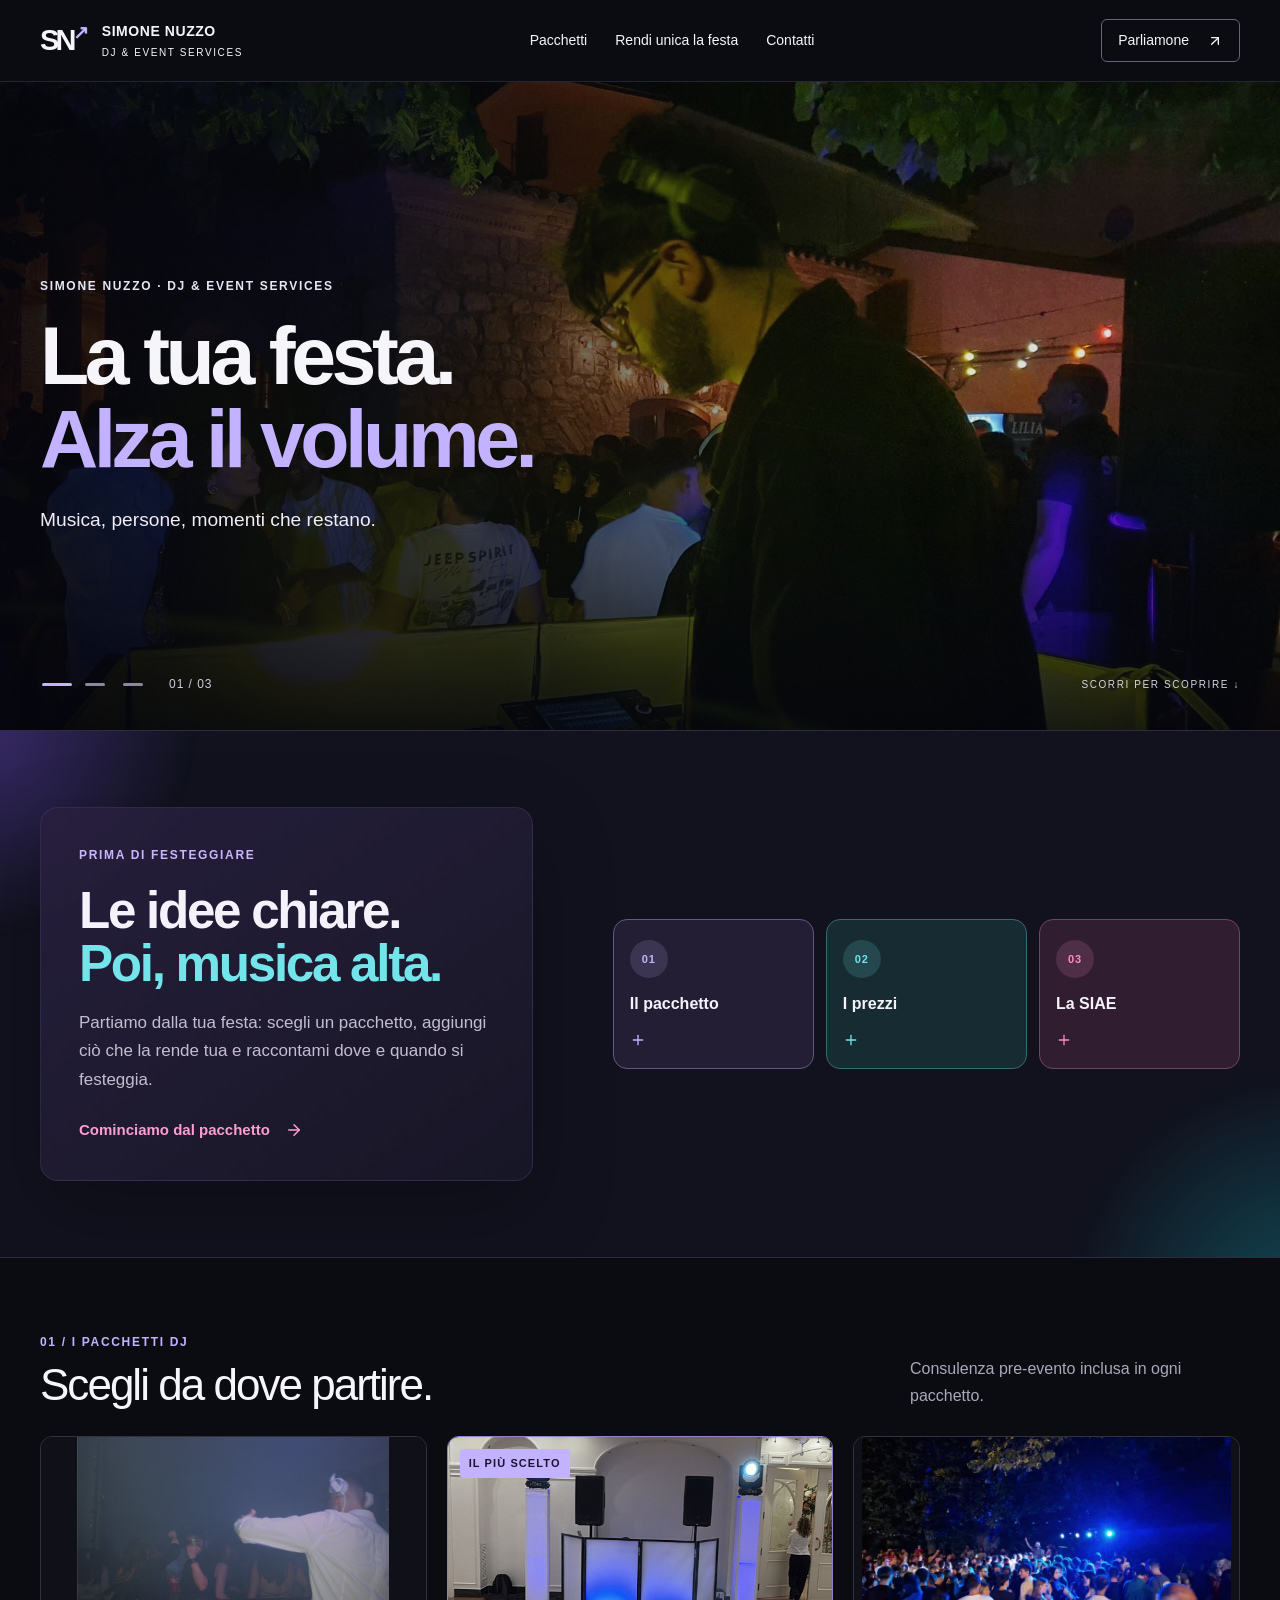
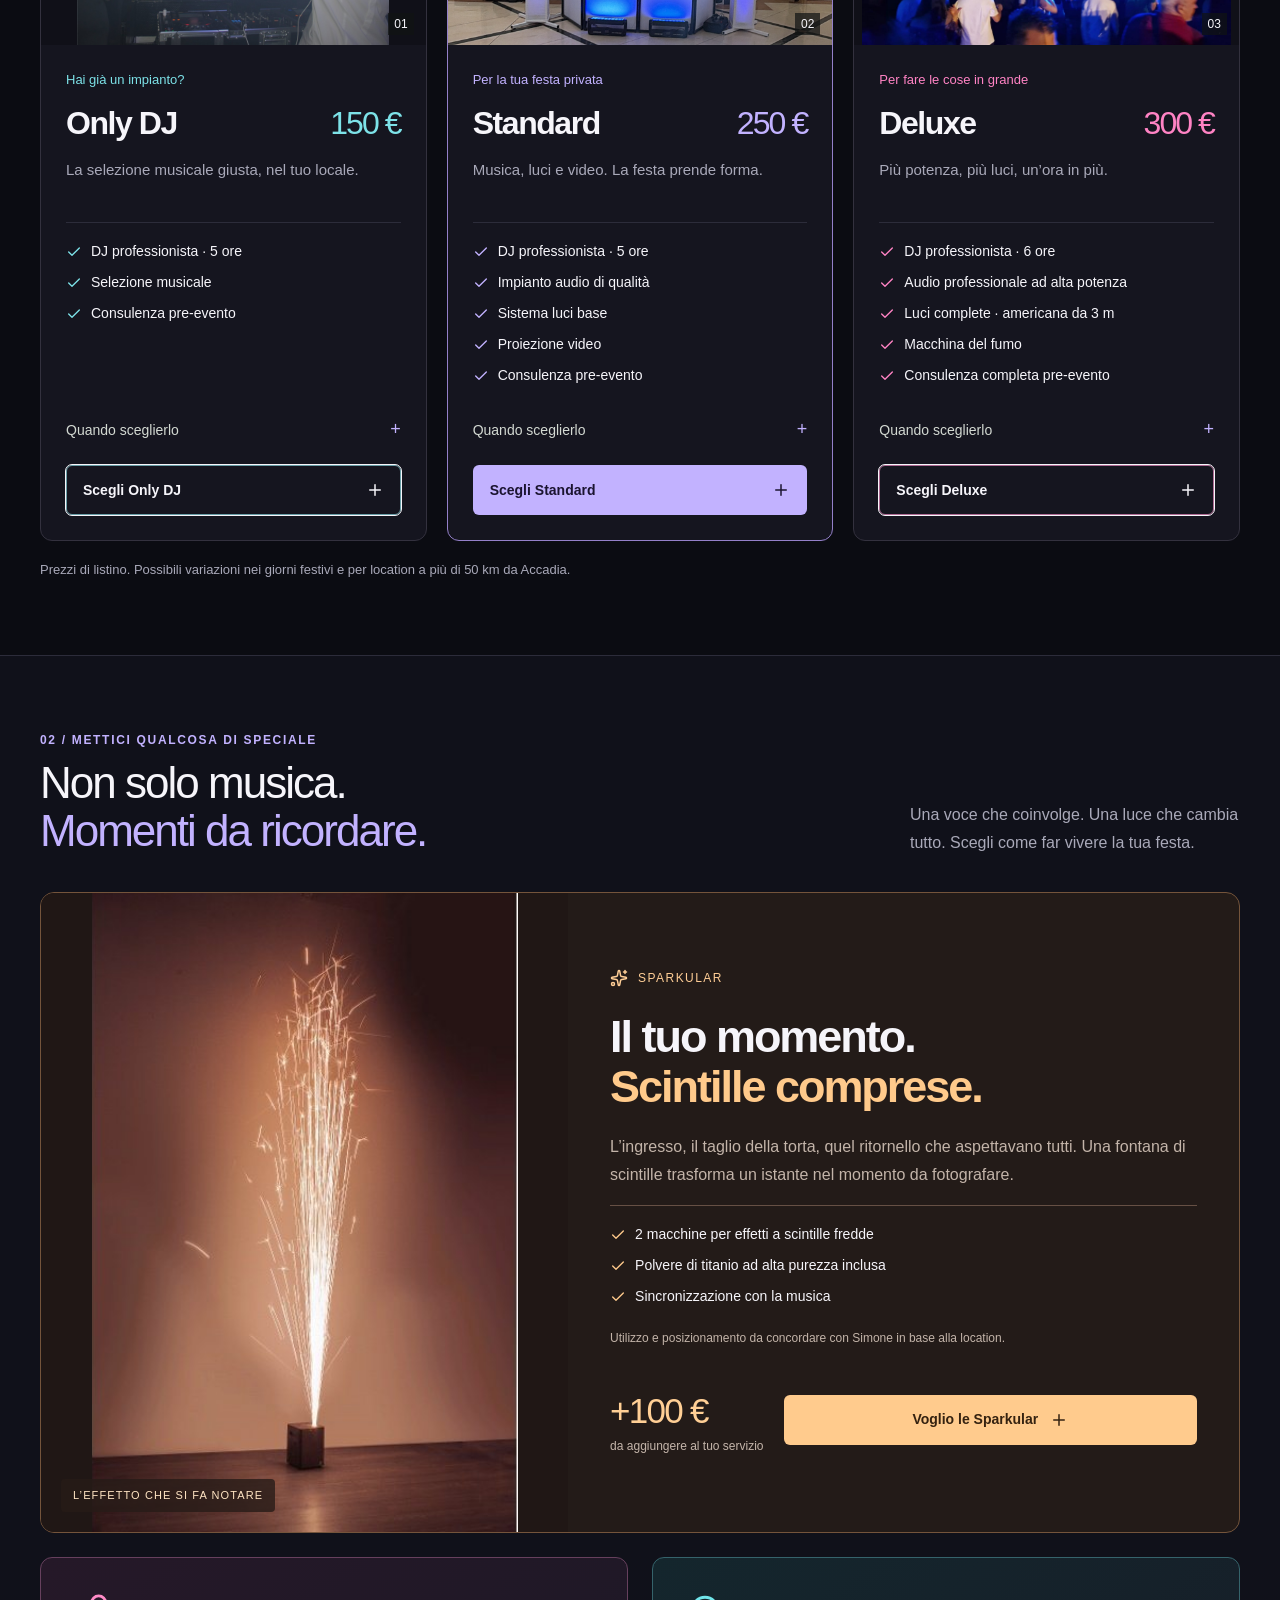
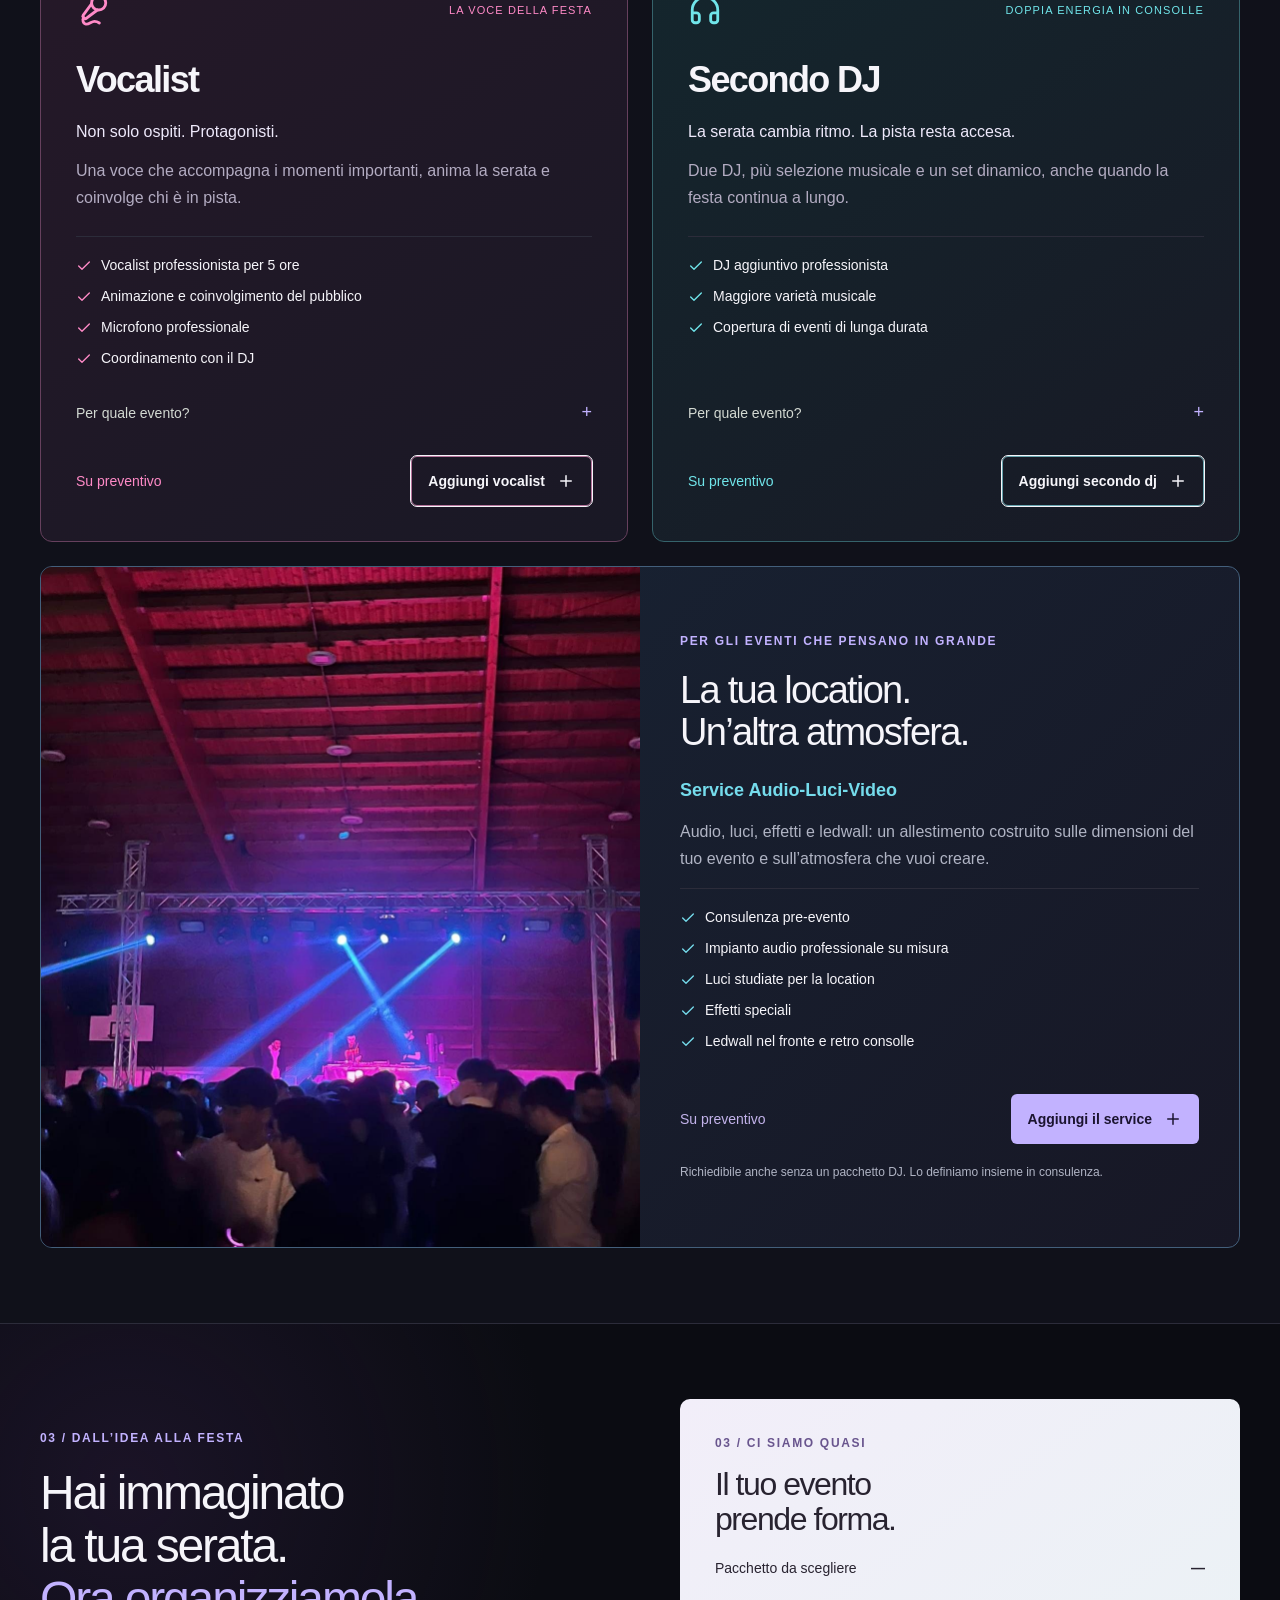
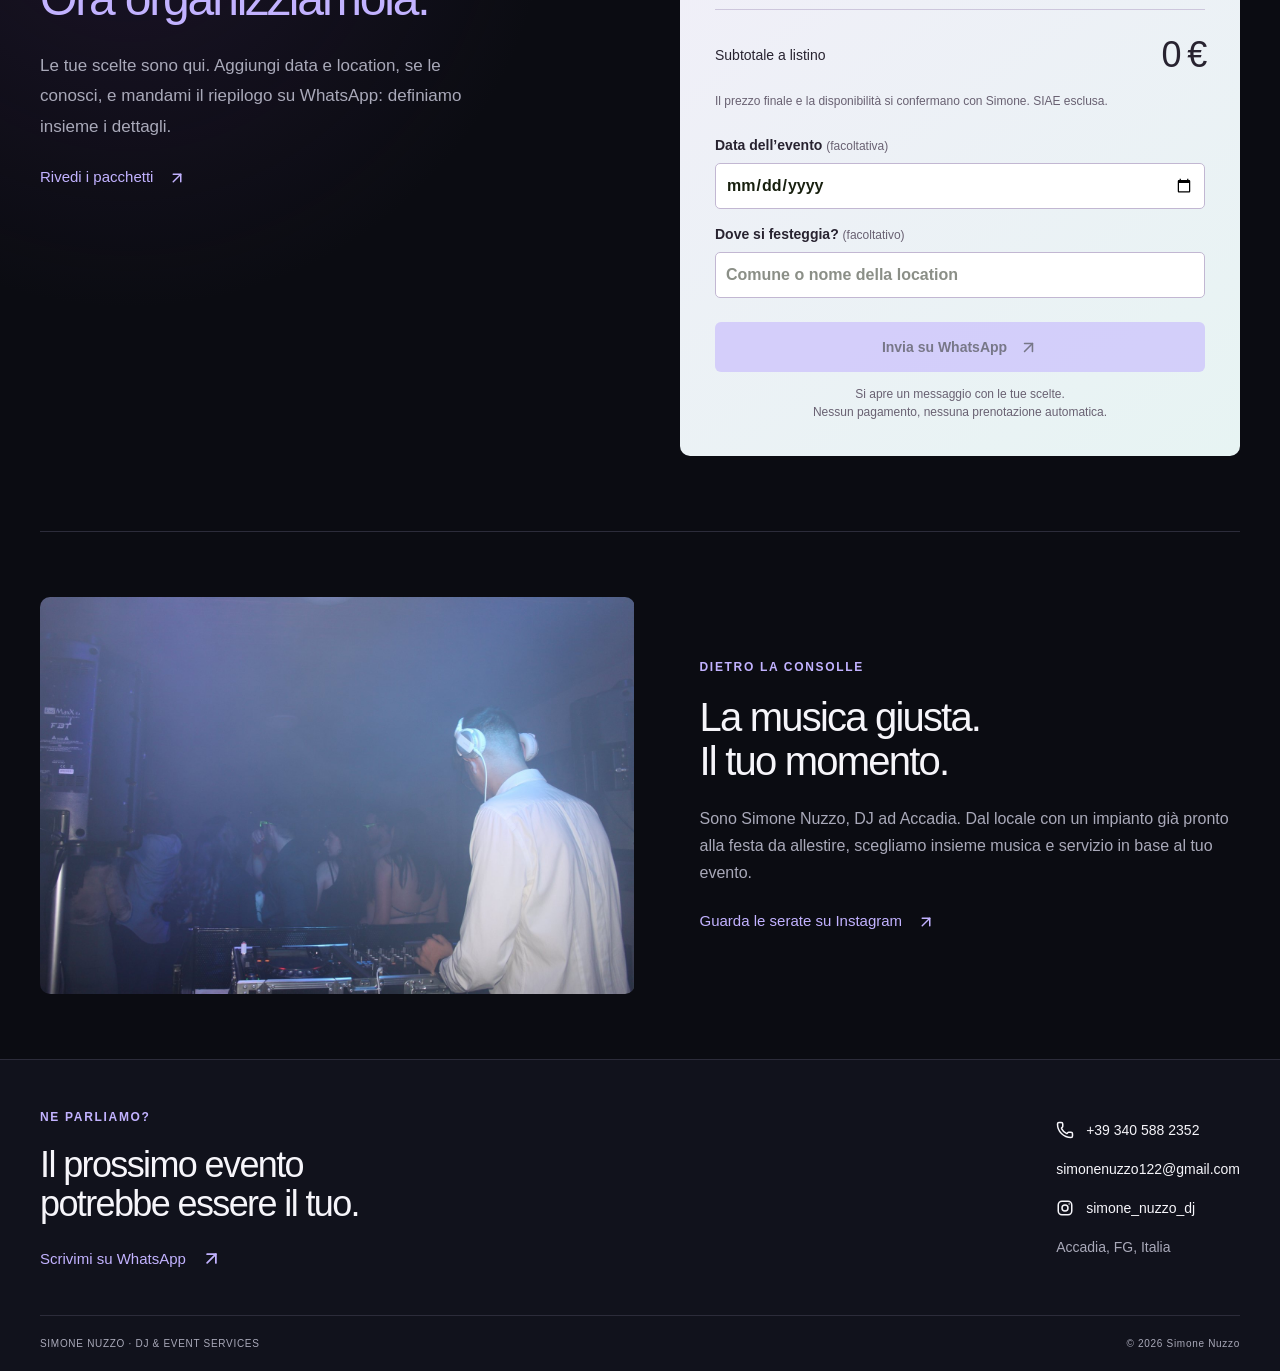
<file: index.html>
<!DOCTYPE html><html lang="it"><head><meta charSet="utf-8"/><meta name="viewport" content="width=device-width, initial-scale=1"/><link rel="stylesheet" href="/_next/static/css/index.ChFPZ7P9.css" data-rsc-css-href="/_next/static/css/index.ChFPZ7P9.css" data-precedence="vite-rsc/importer-resources"/><link rel="modulepreload" fetchPriority="low" href="/_next/static/chunks/index-1Iz-VzQo.js"/><script src="/_next/static/chunks/rolldown-runtime-C60lm6uB.js" type="module" async=""></script><script src="/_next/static/chunks/framework-D_rUT4EX.js" type="module" async=""></script><link rel="modulepreload" href="/_next/static/chunks/layout-segment-context-CeRtjDA7.js" crossorigin=""/><link rel="modulepreload" href="/_next/static/chunks/page-JrNhXCjQ.js" crossorigin=""/><title>Simone Nuzzo | Pacchetti DJ e servizi per eventi</title><meta name="description" content="Confronta Only DJ, Standard e Deluxe. Personalizza il tuo evento con vocalist, secondo DJ, Sparkular e service audio-luci-video. Richiedi disponibilità su WhatsApp."/><link rel="shortcut icon" href="/favicon.svg"/><link rel="icon" href="/favicon.svg"/><meta name="codex-preview" content="development"/><script>Object.assign(((self[Symbol.for("vinext.navigationRuntime")]??={bootstrap:{routeManifest:null},functions:{}}).bootstrap.rsc??={rsc:[]}),{params:{},nav:{"pathname":"/","searchParams":[]}})</script><link rel="modulepreload" href="/_next/static/chunks/index-1Iz-VzQo.js" />
</head><body class="antialiased"><a class="skip" href="#packages">Vai ai pacchetti</a><header class="nav"><a href="#" class="brand" aria-label="Simone Nuzzo, inizio"><span class="monogram">SN<span>↗</span></span><span>SIMONE NUZZO<small>DJ &amp; EVENT SERVICES</small></span></a><nav aria-label="Navigazione principale"><a href="#packages">Pacchetti</a><a href="#optional">Rendi unica la festa</a><a href="#contatti">Contatti</a></nav><a class="nav-contact" href="https://wa.me/393405882352">Parliamone <svg xmlns="http://www.w3.org/2000/svg" width="16" height="16" viewBox="0 0 24 24" fill="none" stroke="currentColor" stroke-width="2" stroke-linecap="round" stroke-linejoin="round" class="lucide lucide-arrow-up-right" aria-hidden="true"><path d="M7 7h10v10"></path><path d="M7 17 17 7"></path></svg></a></header><main><section class="hero-section"><div class="relative hero-carousel" role="region" aria-roledescription="carousel" data-slot="carousel" aria-label="Le serate di Simone Nuzzo"><div class="overflow-hidden" data-slot="carousel-content"><div class="flex -ml-4 hero-track"><div role="group" aria-roledescription="slide" data-slot="carousel-item" class="min-w-0 shrink-0 grow-0 basis-full pl-4 hero-slide" aria-label="1 di 3" aria-hidden="false"><div class="hero-photo"><img src="images/carousel-serata.jpeg" alt="Simone Nuzzo alla consolle durante una festa all’aperto" loading="eager" style="object-position:65% 40%"/></div></div><div role="group" aria-roledescription="slide" data-slot="carousel-item" class="min-w-0 shrink-0 grow-0 basis-full pl-4 hero-slide" aria-label="2 di 3" aria-hidden="true"><div class="hero-photo"><img src="images/carousel-pista.jpeg" alt="Simone Nuzzo davanti alla pista e al pubblico durante un evento" loading="lazy" style="object-position:50% 50%"/></div></div><div role="group" aria-roledescription="slide" data-slot="carousel-item" class="min-w-0 shrink-0 grow-0 basis-full pl-4 hero-slide" aria-label="3 di 3" aria-hidden="true"><div class="hero-photo"><img src="images/carousel-consolle.jpeg" alt="Simone Nuzzo con le cuffie mentre seleziona la musica alla consolle" loading="lazy" style="object-position:50% 50%"/></div></div></div></div></div><div class="hero-shade"></div><div class="hero-copy wrap"><p class="eyebrow">SIMONE NUZZO · DJ &amp; EVENT SERVICES</p><h1>La tua festa.<br/><em>Alza il volume.</em></h1><p class="hero-description">Musica, persone, momenti che restano.</p></div><div class="hero-controls wrap"><div class="slide-dots" aria-label="Seleziona una foto"><button aria-label="Mostra foto 1" aria-pressed="true"><span></span></button><button aria-label="Mostra foto 2" aria-pressed="false"><span></span></button><button aria-label="Mostra foto 3" aria-pressed="false"><span></span></button><span class="slide-count">0<!-- -->1<!-- --> / 03</span></div><span class="hero-scroll">SCORRI PER SCOPRIRE ↓</span></div></section><section class="before-section" id="prima-di-festeggiare"><div class="before-glow before-glow-one"></div><div class="before-glow before-glow-two"></div><div class="wrap before-layout"><div class="before-intro"><p class="eyebrow">PRIMA DI FESTEGGIARE</p><h2>Le idee chiare.<br/><em>Poi, musica alta.</em></h2><p class="before-copy">Partiamo dalla tua festa: scegli un pacchetto, aggiungi ciò che la rende tua e raccontami dove e quando si festeggia.</p><a href="#packages" class="text-link">Cominciamo dal pacchetto <svg xmlns="http://www.w3.org/2000/svg" width="18" height="18" viewBox="0 0 24 24" fill="none" stroke="currentColor" stroke-width="2" stroke-linecap="round" stroke-linejoin="round" class="lucide lucide-arrow-right" aria-hidden="true"><path d="M5 12h14"></path><path d="m12 5 7 7-7 7"></path></svg></a></div><div class="before-info"><div class="before-options"><button class="before-option violet" aria-expanded="false" aria-controls="before-answer"><span class="faq-number">01</span><span>Il pacchetto</span><svg xmlns="http://www.w3.org/2000/svg" width="16" height="16" viewBox="0 0 24 24" fill="none" stroke="currentColor" stroke-width="2" stroke-linecap="round" stroke-linejoin="round" class="lucide lucide-plus" aria-hidden="true"><path d="M5 12h14"></path><path d="M12 5v14"></path></svg></button><button class="before-option cyan" aria-expanded="false" aria-controls="before-answer"><span class="faq-number">02</span><span>I prezzi</span><svg xmlns="http://www.w3.org/2000/svg" width="16" height="16" viewBox="0 0 24 24" fill="none" stroke="currentColor" stroke-width="2" stroke-linecap="round" stroke-linejoin="round" class="lucide lucide-plus" aria-hidden="true"><path d="M5 12h14"></path><path d="M12 5v14"></path></svg></button><button class="before-option pink" aria-expanded="false" aria-controls="before-answer"><span class="faq-number">03</span><span>La SIAE</span><svg xmlns="http://www.w3.org/2000/svg" width="16" height="16" viewBox="0 0 24 24" fill="none" stroke="currentColor" stroke-width="2" stroke-linecap="round" stroke-linejoin="round" class="lucide lucide-plus" aria-hidden="true"><path d="M5 12h14"></path><path d="M12 5v14"></path></svg></button></div><div id="before-answer" hidden="" class="before-answer"></div></div></div></section><section class="wrap packages-section" id="packages"><div class="section-heading"><div><p class="eyebrow">01 / I PACCHETTI DJ</p><h2>Scegli da dove partire.</h2></div><span class="section-caption">Consulenza pre-evento inclusa in ogni pacchetto.</span></div><div class="mobile-choices" aria-label="Scelta rapida pacchetto"><button aria-pressed="false"><span>Only DJ</span><strong>150 €</strong><small>5 ore</small></button><button aria-pressed="false"><span>Standard</span><strong>250 €</strong><small>5 ore</small></button><button aria-pressed="false"><span>Deluxe</span><strong>300 €</strong><small>6 ore</small></button></div><div class="packages"><article class="package  "><div class="package-photo"><img src="images/solo_dj.jpg" alt="Allestimento reale del pacchetto Only DJ" loading="eager"/><span class="photo-number">0<!-- -->1</span></div><div class="package-body"><p class="package-tag">Hai già un impianto?</p><div class="price-row"><h3>Only DJ</h3><strong>150 €</strong></div><p class="package-desc">La selezione musicale giusta, nel tuo locale.</p><ul class="features"><li><svg xmlns="http://www.w3.org/2000/svg" width="16" height="16" viewBox="0 0 24 24" fill="none" stroke="currentColor" stroke-width="2" stroke-linecap="round" stroke-linejoin="round" class="lucide lucide-check" aria-hidden="true"><path d="M20 6 9 17l-5-5"></path></svg>DJ professionista · 5 ore</li><li><svg xmlns="http://www.w3.org/2000/svg" width="16" height="16" viewBox="0 0 24 24" fill="none" stroke="currentColor" stroke-width="2" stroke-linecap="round" stroke-linejoin="round" class="lucide lucide-check" aria-hidden="true"><path d="M20 6 9 17l-5-5"></path></svg>Selezione musicale</li><li><svg xmlns="http://www.w3.org/2000/svg" width="16" height="16" viewBox="0 0 24 24" fill="none" stroke="currentColor" stroke-width="2" stroke-linecap="round" stroke-linejoin="round" class="lucide lucide-check" aria-hidden="true"><path d="M20 6 9 17l-5-5"></path></svg>Consulenza pre-evento</li></ul><details><summary>Quando sceglierlo</summary><p>Solo prestazione DJ: impianto audio e luci non inclusi.</p></details><button class="button outline" aria-pressed="false">Scegli <!-- -->Only DJ<svg xmlns="http://www.w3.org/2000/svg" width="18" height="18" viewBox="0 0 24 24" fill="none" stroke="currentColor" stroke-width="2" stroke-linecap="round" stroke-linejoin="round" class="lucide lucide-plus" aria-hidden="true"><path d="M5 12h14"></path><path d="M12 5v14"></path></svg></button></div></article><article class="package  popular"><div class="package-photo"><img src="images/standard-allestimento.jpeg" alt="Allestimento reale del pacchetto Standard" loading="eager"/><span class="badge">IL PIÙ SCELTO</span><span class="photo-number">0<!-- -->2</span></div><div class="package-body"><p class="package-tag">Per la tua festa privata</p><div class="price-row"><h3>Standard</h3><strong>250 €</strong></div><p class="package-desc">Musica, luci e video. La festa prende forma.</p><ul class="features"><li><svg xmlns="http://www.w3.org/2000/svg" width="16" height="16" viewBox="0 0 24 24" fill="none" stroke="currentColor" stroke-width="2" stroke-linecap="round" stroke-linejoin="round" class="lucide lucide-check" aria-hidden="true"><path d="M20 6 9 17l-5-5"></path></svg>DJ professionista · 5 ore</li><li><svg xmlns="http://www.w3.org/2000/svg" width="16" height="16" viewBox="0 0 24 24" fill="none" stroke="currentColor" stroke-width="2" stroke-linecap="round" stroke-linejoin="round" class="lucide lucide-check" aria-hidden="true"><path d="M20 6 9 17l-5-5"></path></svg>Impianto audio di qualità</li><li><svg xmlns="http://www.w3.org/2000/svg" width="16" height="16" viewBox="0 0 24 24" fill="none" stroke="currentColor" stroke-width="2" stroke-linecap="round" stroke-linejoin="round" class="lucide lucide-check" aria-hidden="true"><path d="M20 6 9 17l-5-5"></path></svg>Sistema luci base</li><li><svg xmlns="http://www.w3.org/2000/svg" width="16" height="16" viewBox="0 0 24 24" fill="none" stroke="currentColor" stroke-width="2" stroke-linecap="round" stroke-linejoin="round" class="lucide lucide-check" aria-hidden="true"><path d="M20 6 9 17l-5-5"></path></svg>Proiezione video</li><li><svg xmlns="http://www.w3.org/2000/svg" width="16" height="16" viewBox="0 0 24 24" fill="none" stroke="currentColor" stroke-width="2" stroke-linecap="round" stroke-linejoin="round" class="lucide lucide-check" aria-hidden="true"><path d="M20 6 9 17l-5-5"></path></svg>Consulenza pre-evento</li></ul><details><summary>Quando sceglierlo</summary><p>Il pacchetto più popolare. Aggiungi un vocalist per coinvolgere ancora di più gli invitati.</p></details><button class="button primary" aria-pressed="false">Scegli <!-- -->Standard<svg xmlns="http://www.w3.org/2000/svg" width="18" height="18" viewBox="0 0 24 24" fill="none" stroke="currentColor" stroke-width="2" stroke-linecap="round" stroke-linejoin="round" class="lucide lucide-plus" aria-hidden="true"><path d="M5 12h14"></path><path d="M12 5v14"></path></svg></button></div></article><article class="package  "><div class="package-photo"><img src="images/delux.jpg" alt="Allestimento reale del pacchetto Deluxe" loading="eager"/><span class="photo-number">0<!-- -->3</span></div><div class="package-body"><p class="package-tag">Per fare le cose in grande</p><div class="price-row"><h3>Deluxe</h3><strong>300 €</strong></div><p class="package-desc">Più potenza, più luci, un’ora in più.</p><ul class="features"><li><svg xmlns="http://www.w3.org/2000/svg" width="16" height="16" viewBox="0 0 24 24" fill="none" stroke="currentColor" stroke-width="2" stroke-linecap="round" stroke-linejoin="round" class="lucide lucide-check" aria-hidden="true"><path d="M20 6 9 17l-5-5"></path></svg>DJ professionista · 6 ore</li><li><svg xmlns="http://www.w3.org/2000/svg" width="16" height="16" viewBox="0 0 24 24" fill="none" stroke="currentColor" stroke-width="2" stroke-linecap="round" stroke-linejoin="round" class="lucide lucide-check" aria-hidden="true"><path d="M20 6 9 17l-5-5"></path></svg>Audio professionale ad alta potenza</li><li><svg xmlns="http://www.w3.org/2000/svg" width="16" height="16" viewBox="0 0 24 24" fill="none" stroke="currentColor" stroke-width="2" stroke-linecap="round" stroke-linejoin="round" class="lucide lucide-check" aria-hidden="true"><path d="M20 6 9 17l-5-5"></path></svg>Luci complete · americana da 3 m</li><li><svg xmlns="http://www.w3.org/2000/svg" width="16" height="16" viewBox="0 0 24 24" fill="none" stroke="currentColor" stroke-width="2" stroke-linecap="round" stroke-linejoin="round" class="lucide lucide-check" aria-hidden="true"><path d="M20 6 9 17l-5-5"></path></svg>Macchina del fumo</li><li><svg xmlns="http://www.w3.org/2000/svg" width="16" height="16" viewBox="0 0 24 24" fill="none" stroke="currentColor" stroke-width="2" stroke-linecap="round" stroke-linejoin="round" class="lucide lucide-check" aria-hidden="true"><path d="M20 6 9 17l-5-5"></path></svg>Consulenza completa pre-evento</li></ul><details><summary>Quando sceglierlo</summary><p>Ideale per eventi di medie dimensioni e piccole feste di piazza. Consigliati vocalist e secondo DJ.</p></details><button class="button outline" aria-pressed="false">Scegli <!-- -->Deluxe<svg xmlns="http://www.w3.org/2000/svg" width="18" height="18" viewBox="0 0 24 24" fill="none" stroke="currentColor" stroke-width="2" stroke-linecap="round" stroke-linejoin="round" class="lucide lucide-plus" aria-hidden="true"><path d="M5 12h14"></path><path d="M12 5v14"></path></svg></button></div></article></div><p class="price-note">Prezzi di listino. Possibili variazioni nei giorni festivi e per location a più di 50 km da Accadia.</p></section><section id="optional" class="optional-section"><div class="wrap"><div class="section-heading"><div><p class="eyebrow">02 / METTICI QUALCOSA DI SPECIALE</p><h2>Non solo musica.<br/><em>Momenti da ricordare.</em></h2></div><p class="section-caption">Una voce che coinvolge. Una luce che cambia tutto. Scegli come far vivere la tua festa.</p></div><article class="spark-feature "><div class="spark-photo"><img src="images/sparkular.jpg" alt="Sparkular in funzione: una fontana di scintille luminose" loading="lazy"/><span class="image-caption">L’EFFETTO CHE SI FA NOTARE</span></div><div class="spark-copy"><span class="service-kicker"><svg xmlns="http://www.w3.org/2000/svg" width="18" height="18" viewBox="0 0 24 24" fill="none" stroke="currentColor" stroke-width="2" stroke-linecap="round" stroke-linejoin="round" class="lucide lucide-sparkles" aria-hidden="true"><path d="M11.017 2.814a1 1 0 0 1 1.966 0l1.051 5.558a2 2 0 0 0 1.594 1.594l5.558 1.051a1 1 0 0 1 0 1.966l-5.558 1.051a2 2 0 0 0-1.594 1.594l-1.051 5.558a1 1 0 0 1-1.966 0l-1.051-5.558a2 2 0 0 0-1.594-1.594l-5.558-1.051a1 1 0 0 1 0-1.966l5.558-1.051a2 2 0 0 0 1.594-1.594z"></path><path d="M20 2v4"></path><path d="M22 4h-4"></path><circle cx="4" cy="20" r="2"></circle></svg> SPARKULAR</span><h3>Il tuo momento.<br/><em>Scintille comprese.</em></h3><p>L’ingresso, il taglio della torta, quel ritornello che aspettavano tutti. Una fontana di scintille trasforma un istante nel momento da fotografare.</p><ul class="features"><li><svg xmlns="http://www.w3.org/2000/svg" width="16" height="16" viewBox="0 0 24 24" fill="none" stroke="currentColor" stroke-width="2" stroke-linecap="round" stroke-linejoin="round" class="lucide lucide-check" aria-hidden="true"><path d="M20 6 9 17l-5-5"></path></svg>2 macchine per effetti a scintille fredde</li><li><svg xmlns="http://www.w3.org/2000/svg" width="16" height="16" viewBox="0 0 24 24" fill="none" stroke="currentColor" stroke-width="2" stroke-linecap="round" stroke-linejoin="round" class="lucide lucide-check" aria-hidden="true"><path d="M20 6 9 17l-5-5"></path></svg>Polvere di titanio ad alta purezza inclusa</li><li><svg xmlns="http://www.w3.org/2000/svg" width="16" height="16" viewBox="0 0 24 24" fill="none" stroke="currentColor" stroke-width="2" stroke-linecap="round" stroke-linejoin="round" class="lucide lucide-check" aria-hidden="true"><path d="M20 6 9 17l-5-5"></path></svg>Sincronizzazione con la musica</li></ul><p class="extra-safety">Utilizzo e posizionamento da concordare con Simone in base alla location.</p><div class="spark-action"><div><strong>+100 €</strong><span>da aggiungere al tuo servizio</span></div><button class="button warm" aria-pressed="false">Voglio le Sparkular <svg xmlns="http://www.w3.org/2000/svg" width="18" height="18" viewBox="0 0 24 24" fill="none" stroke="currentColor" stroke-width="2" stroke-linecap="round" stroke-linejoin="round" class="lucide lucide-plus" aria-hidden="true"><path d="M5 12h14"></path><path d="M12 5v14"></path></svg></button></div></div></article><div class="performer-grid"><article class="performer-card "><div class="performer-heading"><svg xmlns="http://www.w3.org/2000/svg" width="34" height="34" viewBox="0 0 24 24" fill="none" stroke="currentColor" stroke-width="2" stroke-linecap="round" stroke-linejoin="round" class="lucide lucide-mic-vocal" aria-hidden="true"><path d="m11 7.601-5.994 8.19a1 1 0 0 0 .1 1.298l.817.818a1 1 0 0 0 1.314.087L15.09 12"></path><path d="M16.5 21.174C15.5 20.5 14.372 20 13 20c-2.058 0-3.928 2.356-6 2-2.072-.356-2.775-3.369-1.5-4.5"></path><circle cx="16" cy="7" r="5"></circle></svg><span>LA VOCE DELLA FESTA</span></div><h3>Vocalist</h3><p class="performer-pitch">Non solo ospiti. Protagonisti.</p><p>Una voce che accompagna i momenti importanti, anima la serata e coinvolge chi è in pista.</p><ul class="features"><li><svg xmlns="http://www.w3.org/2000/svg" width="16" height="16" viewBox="0 0 24 24" fill="none" stroke="currentColor" stroke-width="2" stroke-linecap="round" stroke-linejoin="round" class="lucide lucide-check" aria-hidden="true"><path d="M20 6 9 17l-5-5"></path></svg>Vocalist professionista per 5 ore</li><li><svg xmlns="http://www.w3.org/2000/svg" width="16" height="16" viewBox="0 0 24 24" fill="none" stroke="currentColor" stroke-width="2" stroke-linecap="round" stroke-linejoin="round" class="lucide lucide-check" aria-hidden="true"><path d="M20 6 9 17l-5-5"></path></svg>Animazione e coinvolgimento del pubblico</li><li><svg xmlns="http://www.w3.org/2000/svg" width="16" height="16" viewBox="0 0 24 24" fill="none" stroke="currentColor" stroke-width="2" stroke-linecap="round" stroke-linejoin="round" class="lucide lucide-check" aria-hidden="true"><path d="M20 6 9 17l-5-5"></path></svg>Microfono professionale</li><li><svg xmlns="http://www.w3.org/2000/svg" width="16" height="16" viewBox="0 0 24 24" fill="none" stroke="currentColor" stroke-width="2" stroke-linecap="round" stroke-linejoin="round" class="lucide lucide-check" aria-hidden="true"><path d="M20 6 9 17l-5-5"></path></svg>Coordinamento con il DJ</li></ul><details><summary>Per quale evento?</summary><p>Aggiungibile a qualsiasi pacchetto DJ.</p></details><div class="performer-action"><span>Su preventivo</span><button class="button outline" aria-pressed="false">Aggiungi <!-- -->vocalist<!-- --> <svg xmlns="http://www.w3.org/2000/svg" width="18" height="18" viewBox="0 0 24 24" fill="none" stroke="currentColor" stroke-width="2" stroke-linecap="round" stroke-linejoin="round" class="lucide lucide-plus" aria-hidden="true"><path d="M5 12h14"></path><path d="M12 5v14"></path></svg></button></div></article><article class="performer-card "><div class="performer-heading"><svg xmlns="http://www.w3.org/2000/svg" width="34" height="34" viewBox="0 0 24 24" fill="none" stroke="currentColor" stroke-width="2" stroke-linecap="round" stroke-linejoin="round" class="lucide lucide-headphones" aria-hidden="true"><path d="M3 14h3a2 2 0 0 1 2 2v3a2 2 0 0 1-2 2H5a2 2 0 0 1-2-2v-7a9 9 0 0 1 18 0v7a2 2 0 0 1-2 2h-1a2 2 0 0 1-2-2v-3a2 2 0 0 1 2-2h3"></path></svg><span>DOPPIA ENERGIA IN CONSOLLE</span></div><h3>Secondo DJ</h3><p class="performer-pitch">La serata cambia ritmo. La pista resta accesa.</p><p>Due DJ, più selezione musicale e un set dinamico, anche quando la festa continua a lungo.</p><ul class="features"><li><svg xmlns="http://www.w3.org/2000/svg" width="16" height="16" viewBox="0 0 24 24" fill="none" stroke="currentColor" stroke-width="2" stroke-linecap="round" stroke-linejoin="round" class="lucide lucide-check" aria-hidden="true"><path d="M20 6 9 17l-5-5"></path></svg>DJ aggiuntivo professionista</li><li><svg xmlns="http://www.w3.org/2000/svg" width="16" height="16" viewBox="0 0 24 24" fill="none" stroke="currentColor" stroke-width="2" stroke-linecap="round" stroke-linejoin="round" class="lucide lucide-check" aria-hidden="true"><path d="M20 6 9 17l-5-5"></path></svg>Maggiore varietà musicale</li><li><svg xmlns="http://www.w3.org/2000/svg" width="16" height="16" viewBox="0 0 24 24" fill="none" stroke="currentColor" stroke-width="2" stroke-linecap="round" stroke-linejoin="round" class="lucide lucide-check" aria-hidden="true"><path d="M20 6 9 17l-5-5"></path></svg>Copertura di eventi di lunga durata</li></ul><details><summary>Per quale evento?</summary><p>Ideale per grandi eventi e una selezione musicale più dinamica.</p></details><div class="performer-action"><span>Su preventivo</span><button class="button outline" aria-pressed="false">Aggiungi <!-- -->secondo dj<!-- --> <svg xmlns="http://www.w3.org/2000/svg" width="18" height="18" viewBox="0 0 24 24" fill="none" stroke="currentColor" stroke-width="2" stroke-linecap="round" stroke-linejoin="round" class="lucide lucide-plus" aria-hidden="true"><path d="M5 12h14"></path><path d="M12 5v14"></path></svg></button></div></article></div><article class="service-feature "><div class="service-photo"><img src="images/service.jpg" alt="Impianto audio e luci con americana, fasci luminosi e pubblico" loading="lazy"/></div><div class="service-copy"><p class="eyebrow">PER GLI EVENTI CHE PENSANO IN GRANDE</p><h3>La tua location.<br/>Un’altra atmosfera.</h3><p class="service-name">Service Audio-Luci-Video</p><p>Audio, luci, effetti e ledwall: un allestimento costruito sulle dimensioni del tuo evento e sull’atmosfera che vuoi creare.</p><ul class="features"><li><svg xmlns="http://www.w3.org/2000/svg" width="16" height="16" viewBox="0 0 24 24" fill="none" stroke="currentColor" stroke-width="2" stroke-linecap="round" stroke-linejoin="round" class="lucide lucide-check" aria-hidden="true"><path d="M20 6 9 17l-5-5"></path></svg>Consulenza pre-evento</li><li><svg xmlns="http://www.w3.org/2000/svg" width="16" height="16" viewBox="0 0 24 24" fill="none" stroke="currentColor" stroke-width="2" stroke-linecap="round" stroke-linejoin="round" class="lucide lucide-check" aria-hidden="true"><path d="M20 6 9 17l-5-5"></path></svg>Impianto audio professionale su misura</li><li><svg xmlns="http://www.w3.org/2000/svg" width="16" height="16" viewBox="0 0 24 24" fill="none" stroke="currentColor" stroke-width="2" stroke-linecap="round" stroke-linejoin="round" class="lucide lucide-check" aria-hidden="true"><path d="M20 6 9 17l-5-5"></path></svg>Luci studiate per la location</li><li><svg xmlns="http://www.w3.org/2000/svg" width="16" height="16" viewBox="0 0 24 24" fill="none" stroke="currentColor" stroke-width="2" stroke-linecap="round" stroke-linejoin="round" class="lucide lucide-check" aria-hidden="true"><path d="M20 6 9 17l-5-5"></path></svg>Effetti speciali</li><li><svg xmlns="http://www.w3.org/2000/svg" width="16" height="16" viewBox="0 0 24 24" fill="none" stroke="currentColor" stroke-width="2" stroke-linecap="round" stroke-linejoin="round" class="lucide lucide-check" aria-hidden="true"><path d="M20 6 9 17l-5-5"></path></svg>Ledwall nel fronte e retro consolle</li></ul><div class="performer-action"><span>Su preventivo</span><button class="button primary" aria-pressed="false">Aggiungi il service <svg xmlns="http://www.w3.org/2000/svg" width="18" height="18" viewBox="0 0 24 24" fill="none" stroke="currentColor" stroke-width="2" stroke-linecap="round" stroke-linejoin="round" class="lucide lucide-plus" aria-hidden="true"><path d="M5 12h14"></path><path d="M12 5v14"></path></svg></button></div><p class="extra-safety">Richiedibile anche senza un pacchetto DJ. Lo definiamo insieme in consulenza.</p></div></article></div></section><section class="finish-section"><div class="wrap finish-layout"><div class="finish-intro"><p class="eyebrow">03 / DALL’IDEA ALLA FESTA</p><h2>Hai immaginato<br/>la tua serata.<br/><em>Ora organizziamola.</em></h2><p>Le tue scelte sono qui. Aggiungi data e location, se le conosci, e mandami il riepilogo su WhatsApp: definiamo insieme i dettagli.</p><a class="text-link" href="#packages">Rivedi i pacchetti <svg xmlns="http://www.w3.org/2000/svg" width="18" height="18" viewBox="0 0 24 24" fill="none" stroke="currentColor" stroke-width="2" stroke-linecap="round" stroke-linejoin="round" class="lucide lucide-arrow-up-right" aria-hidden="true"><path d="M7 7h10v10"></path><path d="M7 17 17 7"></path></svg></a></div><aside class="summary" id="riepilogo"><p class="eyebrow">03 / CI SIAMO QUASI</p><h2>Il tuo evento<br/>prende forma.</h2><div class="summary-lines"><div><span>Pacchetto da scegliere</span><strong>—</strong></div></div><div class="total" role="status" aria-live="polite" aria-atomic="true"><span>Subtotale a listino</span><strong>0 €</strong></div><p class="summary-disclaimer">Il prezzo finale e la disponibilità si confermano con Simone. SIAE esclusa.</p><div class="event-fields"><label>Data dell’evento <span>(facoltativa)</span><input type="date" value=""/></label><label>Dove si festeggia? <span>(facoltativo)</span><input maxLength="250" placeholder="Comune o nome della location" value=""/></label></div><a class="button primary whatsapp disabled" aria-disabled="true" target="_blank" rel="noopener noreferrer">Invia su WhatsApp <svg xmlns="http://www.w3.org/2000/svg" width="19" height="19" viewBox="0 0 24 24" fill="none" stroke="currentColor" stroke-width="2" stroke-linecap="round" stroke-linejoin="round" class="lucide lucide-arrow-up-right" aria-hidden="true"><path d="M7 7h10v10"></path><path d="M7 17 17 7"></path></svg></a><p class="send-note">Si apre un messaggio con le tue scelte.<br/>Nessun pagamento, nessuna prenotazione automatica.</p></aside></div></section><section class="wrap real-section"><div class="real-photo"><img src="images/hero.jpg" loading="lazy" alt="Una serata di Simone Nuzzo"/></div><div><p class="eyebrow">DIETRO LA CONSOLLE</p><h2>La musica giusta.<br/>Il tuo momento.</h2><p>Sono Simone Nuzzo, DJ ad Accadia. Dal locale con un impianto già pronto alla festa da allestire, scegliamo insieme musica e servizio in base al tuo evento.</p><a class="text-link" href="https://www.instagram.com/simone_nuzzo_dj/">Guarda le serate su Instagram <svg xmlns="http://www.w3.org/2000/svg" width="18" height="18" viewBox="0 0 24 24" fill="none" stroke="currentColor" stroke-width="2" stroke-linecap="round" stroke-linejoin="round" class="lucide lucide-arrow-up-right" aria-hidden="true"><path d="M7 7h10v10"></path><path d="M7 17 17 7"></path></svg></a></div></section><footer id="contatti"><div class="wrap footer-main"><div><p class="eyebrow">NE PARLIAMO?</p><h2>Il prossimo evento<br/>potrebbe essere il tuo.</h2><a class="text-link" href="https://wa.me/393405882352">Scrivimi su WhatsApp <svg xmlns="http://www.w3.org/2000/svg" width="21" height="21" viewBox="0 0 24 24" fill="none" stroke="currentColor" stroke-width="2" stroke-linecap="round" stroke-linejoin="round" class="lucide lucide-arrow-up-right" aria-hidden="true"><path d="M7 7h10v10"></path><path d="M7 17 17 7"></path></svg></a></div><div class="contacts"><a href="tel:+393405882352"><svg xmlns="http://www.w3.org/2000/svg" width="18" height="18" viewBox="0 0 24 24" fill="none" stroke="currentColor" stroke-width="2" stroke-linecap="round" stroke-linejoin="round" class="lucide lucide-phone" aria-hidden="true"><path d="M13.832 16.568a1 1 0 0 0 1.213-.303l.355-.465A2 2 0 0 1 17 15h3a2 2 0 0 1 2 2v3a2 2 0 0 1-2 2A18 18 0 0 1 2 4a2 2 0 0 1 2-2h3a2 2 0 0 1 2 2v3a2 2 0 0 1-.8 1.6l-.468.351a1 1 0 0 0-.292 1.233 14 14 0 0 0 6.392 6.384"></path></svg> +39 340 588 2352</a><a href="mailto:simonenuzzo122@gmail.com">simonenuzzo122@gmail.com</a><a href="https://www.instagram.com/simone_nuzzo_dj/"><svg width="18" height="18" viewBox="0 0 24 24" fill="none" stroke="currentColor" stroke-width="2" stroke-linecap="round" stroke-linejoin="round" class="instagram-icon" aria-hidden="true"><rect x="3" y="3" width="18" height="18" rx="5"></rect><circle cx="12" cy="12" r="4"></circle><circle cx="17.5" cy="6.5" r="1" fill="currentColor" stroke="none"></circle></svg> simone_nuzzo_dj</a><span>Accadia, FG, Italia</span></div></div><div class="wrap footer-bottom"><span>SIMONE NUZZO · DJ &amp; EVENT SERVICES</span><span>© <!-- -->2026<!-- --> Simone Nuzzo</span></div></footer></main><div class="sticky-bar"><div><small>Componi il tuo evento</small><strong>0 €</strong></div><a class="button primary" href="#packages">Scegli pacchetto<svg xmlns="http://www.w3.org/2000/svg" width="17" height="17" viewBox="0 0 24 24" fill="none" stroke="currentColor" stroke-width="2" stroke-linecap="round" stroke-linejoin="round" class="lucide lucide-arrow-right" aria-hidden="true"><path d="M5 12h14"></path><path d="m12 5 7 7-7 7"></path></svg></a></div><script type="module" src="/_next/static/chunks/index-1Iz-VzQo.js" id="_R_" async=""></script><script>((self[Symbol.for("vinext.navigationRuntime")]??={bootstrap:{routeManifest:null},functions:{}}).bootstrap.rsc??={rsc:[]}).rsc.push("2:I[\"dfb1a1972f71\",[],\"Children\",1]\n")</script><script>((self[Symbol.for("vinext.navigationRuntime")]??={bootstrap:{routeManifest:null},functions:{}}).bootstrap.rsc??={rsc:[]}).rsc.push("3:I[\"41fd901a78e0\",[],\"GlobalErrorBoundary\",1]\n")</script><script>((self[Symbol.for("vinext.navigationRuntime")]??={bootstrap:{routeManifest:null},functions:{}}).bootstrap.rsc??={rsc:[]}).rsc.push("4:I[\"0da8fa39962d\",[],\"default\",1]\n")</script><script>((self[Symbol.for("vinext.navigationRuntime")]??={bootstrap:{routeManifest:null},functions:{}}).bootstrap.rsc??={rsc:[]}).rsc.push("5:I[\"41fd901a78e0\",[],\"ErrorBoundary\",1]\n")</script><script>((self[Symbol.for("vinext.navigationRuntime")]??={bootstrap:{routeManifest:null},functions:{}}).bootstrap.rsc??={rsc:[]}).rsc.push("6:I[\"f010aebb4ce9\",[],\"LayoutSegmentProvider\",1]\n")</script><script>((self[Symbol.for("vinext.navigationRuntime")]??={bootstrap:{routeManifest:null},functions:{}}).bootstrap.rsc??={rsc:[]}).rsc.push("7:I[\"dfb1a1972f71\",[],\"Slot\",1]\n")</script><script>((self[Symbol.for("vinext.navigationRuntime")]??={bootstrap:{routeManifest:null},functions:{}}).bootstrap.rsc??={rsc:[]}).rsc.push("8:I[\"41fd901a78e0\",[],\"NotFoundBoundary\",1]\n")</script><script>((self[Symbol.for("vinext.navigationRuntime")]??={bootstrap:{routeManifest:null},functions:{}}).bootstrap.rsc??={rsc:[]}).rsc.push("9:I[\"207ef9e382e7\",[],\"AppRouterScrollTarget\",1]\n")</script><script>((self[Symbol.for("vinext.navigationRuntime")]??={bootstrap:{routeManifest:null},functions:{}}).bootstrap.rsc??={rsc:[]}).rsc.push("a:I[\"41fd901a78e0\",[],\"RedirectBoundary\",1]\n")</script><script>((self[Symbol.for("vinext.navigationRuntime")]??={bootstrap:{routeManifest:null},functions:{}}).bootstrap.rsc??={rsc:[]}).rsc.push(":HL[\"/_next/static/css/index.ChFPZ7P9.css\",\"style\"     ]\n")</script><script>((self[Symbol.for("vinext.navigationRuntime")]??={bootstrap:{routeManifest:null},functions:{}}).bootstrap.rsc??={rsc:[]}).rsc.push("0:{\"page:/\":\"$L1\",\"layout:/\":[[[\"$\",\"link\",\"css:/_next/static/css/index.ChFPZ7P9.css\",{\"rel\":\"stylesheet\",\"precedence\":\"vite-rsc/importer-resources\",\"href\":\"/_next/static/css/index.ChFPZ7P9.css\",\"data-rsc-css-href\":\"/_next/static/css/index.ChFPZ7P9.css\"}],\"$undefined\"],[\"$\",\"html\",null,{\"lang\":\"it\",\"children\":[\"$\",\"body\",null,{\"className\":\"antialiased\",\"children\":[\"$\",\"$L2\",null,{}]}]}]],\"route:/\":[[[\"$\",\"meta\",null,{\"charSet\":\"utf-8\"}],[[\"$\",\"title\",\"0\",{\"children\":\"Simone Nuzzo | Pacchetti DJ e servizi per eventi\"}],[\"$\",\"meta\",\"1\",{\"name\":\"description\",\"content\":\"Confronta Only DJ, Standard e Deluxe. Personalizza il tuo evento con vocalist, secondo DJ, Sparkular e service audio-luci-video. Richiedi disponibilità su WhatsApp.\"}],[\"$\",\"link\",\"2\",{\"data-vinext-streamed-icon\":\"$undefined\",\"rel\":\"shortcut icon\",\"href\":\"/favicon.svg\",\"type\":\"$undefined\",\"sizes\":\"$undefined\",\"color\":\"$undefined\",\"media\":\"$undefined\",\"fetchPriority\":\"$undefined\"}],[\"$\",\"link\",\"3\",{\"data-vinext-streamed-icon\":\"$undefined\",\"rel\":\"icon\",\"href\":\"/favicon.svg\",\"type\":\"$undefined\",\"sizes\":\"$undefined\",\"color\":\"$undefined\",\"media\":\"$undefined\",\"fetchPriority\":\"$undefined\"}],[\"$\",\"meta\",\"4\",{\"name\":\"codex-preview\",\"content\":\"development\"}]],[[\"$\",\"meta\",\"0\",{\"name\":\"viewport\",\"content\":\"width=device-width, initial-scale=1\"}]]],[\"$\",\"$L3\",null,{\"fallback\":\"$4\",\"children\":[\"$\",\"$L5\",null,{\"fallback\":\"$4\",\"children\":[\"$\",\"$L6\",null,{\"providerId\":\"layout:/\",\"segmentMap\":{\"children\":[]},\"children\":[\"$\",\"$L7\",null,{\"id\":\"layout:/\",\"parallelSlots\":\"$undefined\",\"children\":[\"$\",\"$L8\",null,{\"resetKey\":\"\",\"fallback\":[[\"$\",\"title\",null,{\"children\":\"404: This page could not be found.\"}],[\"$\",\"div\",null,{\"style\":{\"fontFamily\":\"system-ui,\\\"Segoe UI\\\",Roboto,Helvetica,Arial,sans-serif,\\\"Apple Color Emoji\\\",\\\"Segoe UI Emoji\\\"\",\"height\":\"100vh\",\"textAlign\":\"center\",\"display\":\"flex\",\"flexDirection\":\"column\",\"alignItems\":\"center\",\"justifyContent\":\"center\"},\"children\":[\"$\",\"div\",null,{\"children\":[[\"$\",\"style\",null,{\"dangerouslySetInnerHTML\":{\"__html\":\"body{color:#000;background:#fff;margin:0}.next-error-h1{border-right:1px solid rgba(0,0,0,.3)}@media (prefers-color-scheme:dark){body{color:#fff;background:#000}.next-error-h1{border-right:1px solid rgba(255,255,255,.3)}}\"}}],[\"$\",\"h1\",null,{\"className\":\"next-error-h1\",\"style\":{\"display\":\"inline-block\",\"margin\":\"0 20px 0 0\",\"padding\":\"0 23px 0 0\",\"fontSize\":24,\"fontWeight\":500,\"verticalAlign\":\"top\",\"lineHeight\":\"49px\"},\"children\":404}],[\"$\",\"div\",null,{\"style\":{\"display\":\"inline-block\"},\"children\":[\"$\",\"h2\",null,{\"style\":{\"fontSize\":14,\"fontWeight\":400,\"lineHeight\":\"49px\",\"margin\":0},\"children\":\"This page could not be found.\"}]}]]}]}]],\"children\":[\"$\",\"$L9\",null,{\"children\":[\"$\",\"$La\",null,{\"children\":[[\"$\",\"$L6\",null,{\"providerId\":\"page:/\",\"segmentMap\":{\"children\":[\"__PAGE__\"]},\"children\":[\"$\",\"$L7\",null,{\"id\":\"page:/\"}]}],null]}]}]}]}]}]}]}],null,null],\"__route\":\"route:/\",\"__interceptionContext\":null,\"__layoutIds\":[\"layout:/\"],\"__rootLayout\":\"/\",\"__bfcacheSegmentIdentities\":{\"layout:/\":\"[\\\"layout\\\",\\\"layout:/\\\",\\\"root-boundary:/\\\",\\\"\\\"]\",\"page:/\":\"[\\\"page\\\",\\\"page:/\\\",\\\"root-boundary:/\\\",\\\"\\\"]\"},\"__srcPage\":[\"page\"],\"__layoutFlags\":{\"layout:/\":\"s\"},\"__artifactCompatibility\":{\"schemaVersion\":1,\"graphVersion\":\"app-route-graph:1177fd80f83fa7b0\",\"deploymentVersion\":\"3c869efb-4fa7-4c06-ab6d-750483a99cd0\",\"appElementsSchemaVersion\":1,\"rscPayloadSchemaVersion\":1,\"rootBoundaryId\":\"/\",\"renderEpoch\":null}}\n")</script><script>((self[Symbol.for("vinext.navigationRuntime")]??={bootstrap:{routeManifest:null},functions:{}}).bootstrap.rsc??={rsc:[]}).rsc.push("b:I[\"6efdf509a785\",[],\"default\",1]\n")</script><script>((self[Symbol.for("vinext.navigationRuntime")]??={bootstrap:{routeManifest:null},functions:{}}).bootstrap.rsc??={rsc:[]}).rsc.push("1:[\"$\",\"$Lb\",null,{\"params\":\"$@c\",\"searchParams\":\"$@d\"}]\n")</script><script>((self[Symbol.for("vinext.navigationRuntime")]??={bootstrap:{routeManifest:null},functions:{}}).bootstrap.rsc??={rsc:[]}).rsc.push("c:{}\n")</script><script>((self[Symbol.for("vinext.navigationRuntime")]??={bootstrap:{routeManifest:null},functions:{}}).bootstrap.rsc??={rsc:[]}).rsc.push("d:{}\n")</script><script>Object.assign(((self[Symbol.for("vinext.navigationRuntime")]??={bootstrap:{routeManifest:null},functions:{}}).bootstrap.rsc??={rsc:[]}),{"initialCacheKind":"dynamic"});((self[Symbol.for("vinext.navigationRuntime")]??={bootstrap:{routeManifest:null},functions:{}}).bootstrap.rsc??={rsc:[]}).done=true</script></body></html>
</file>
